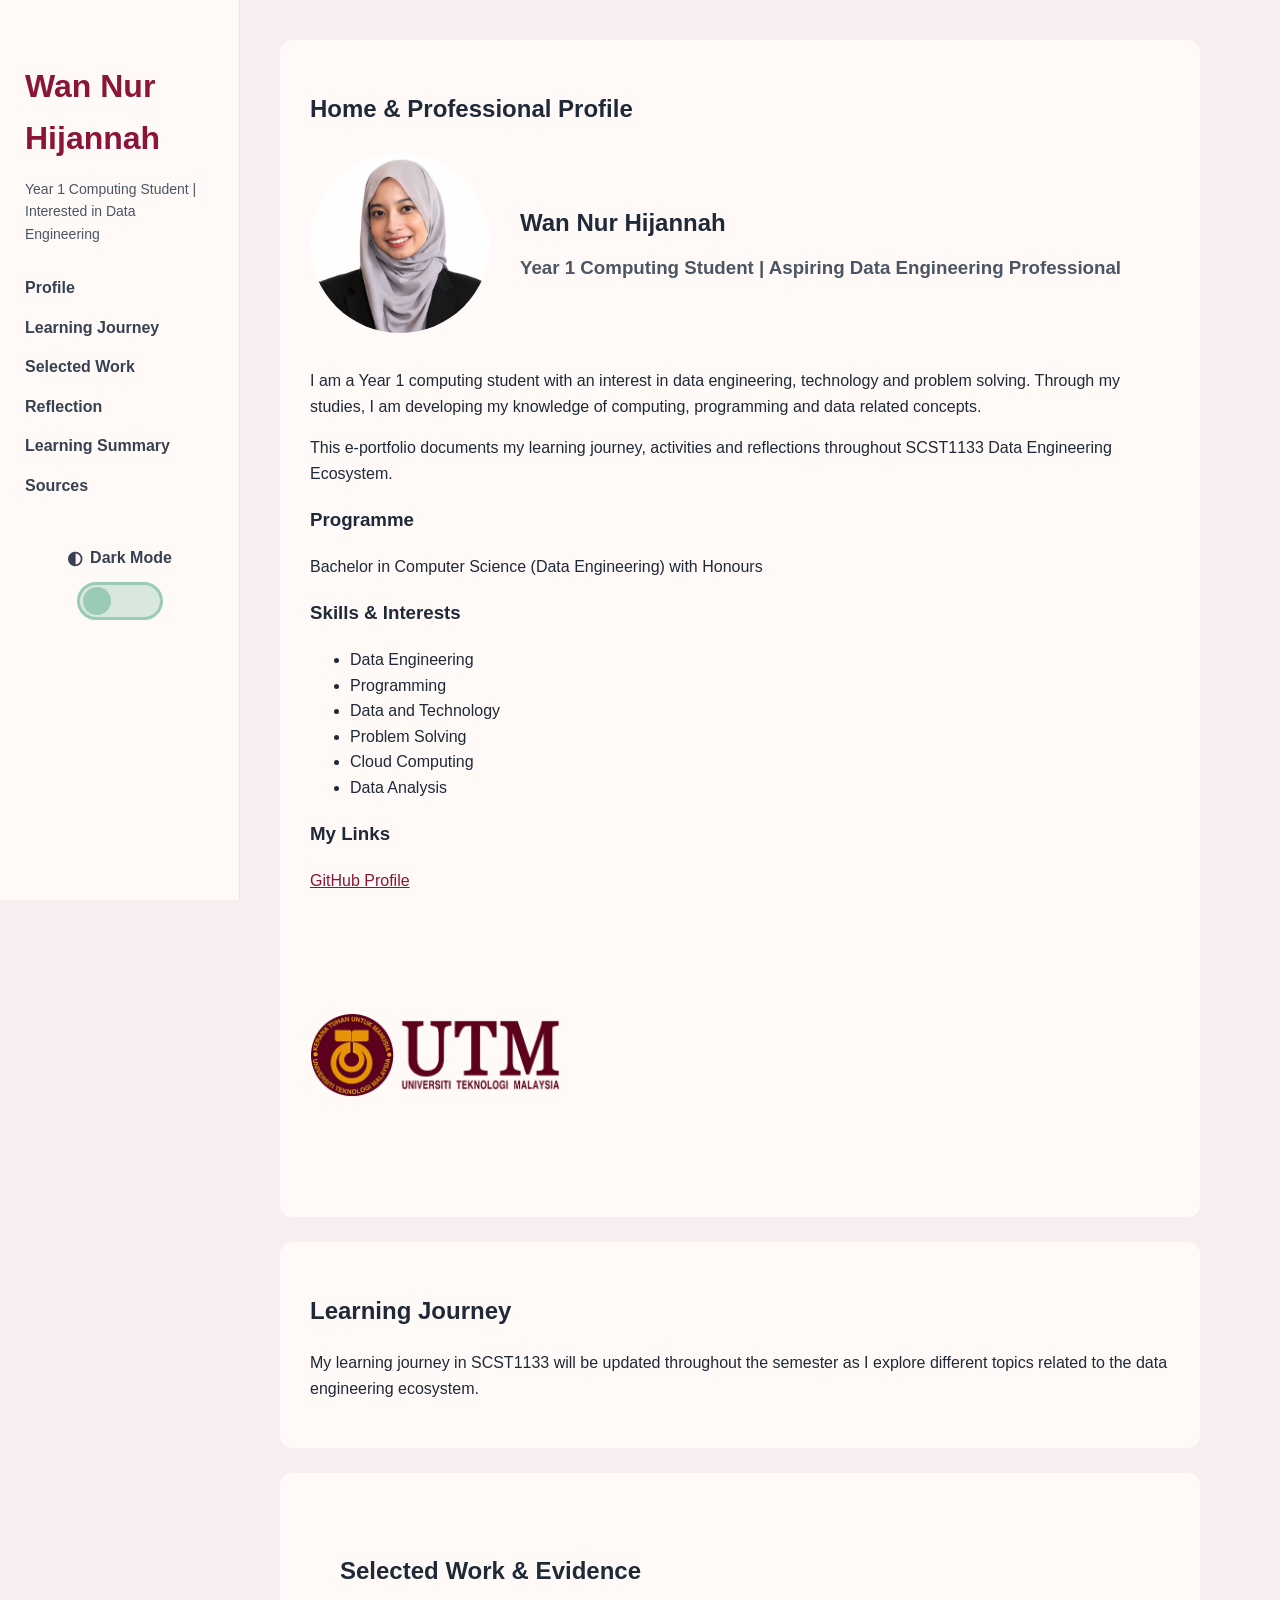
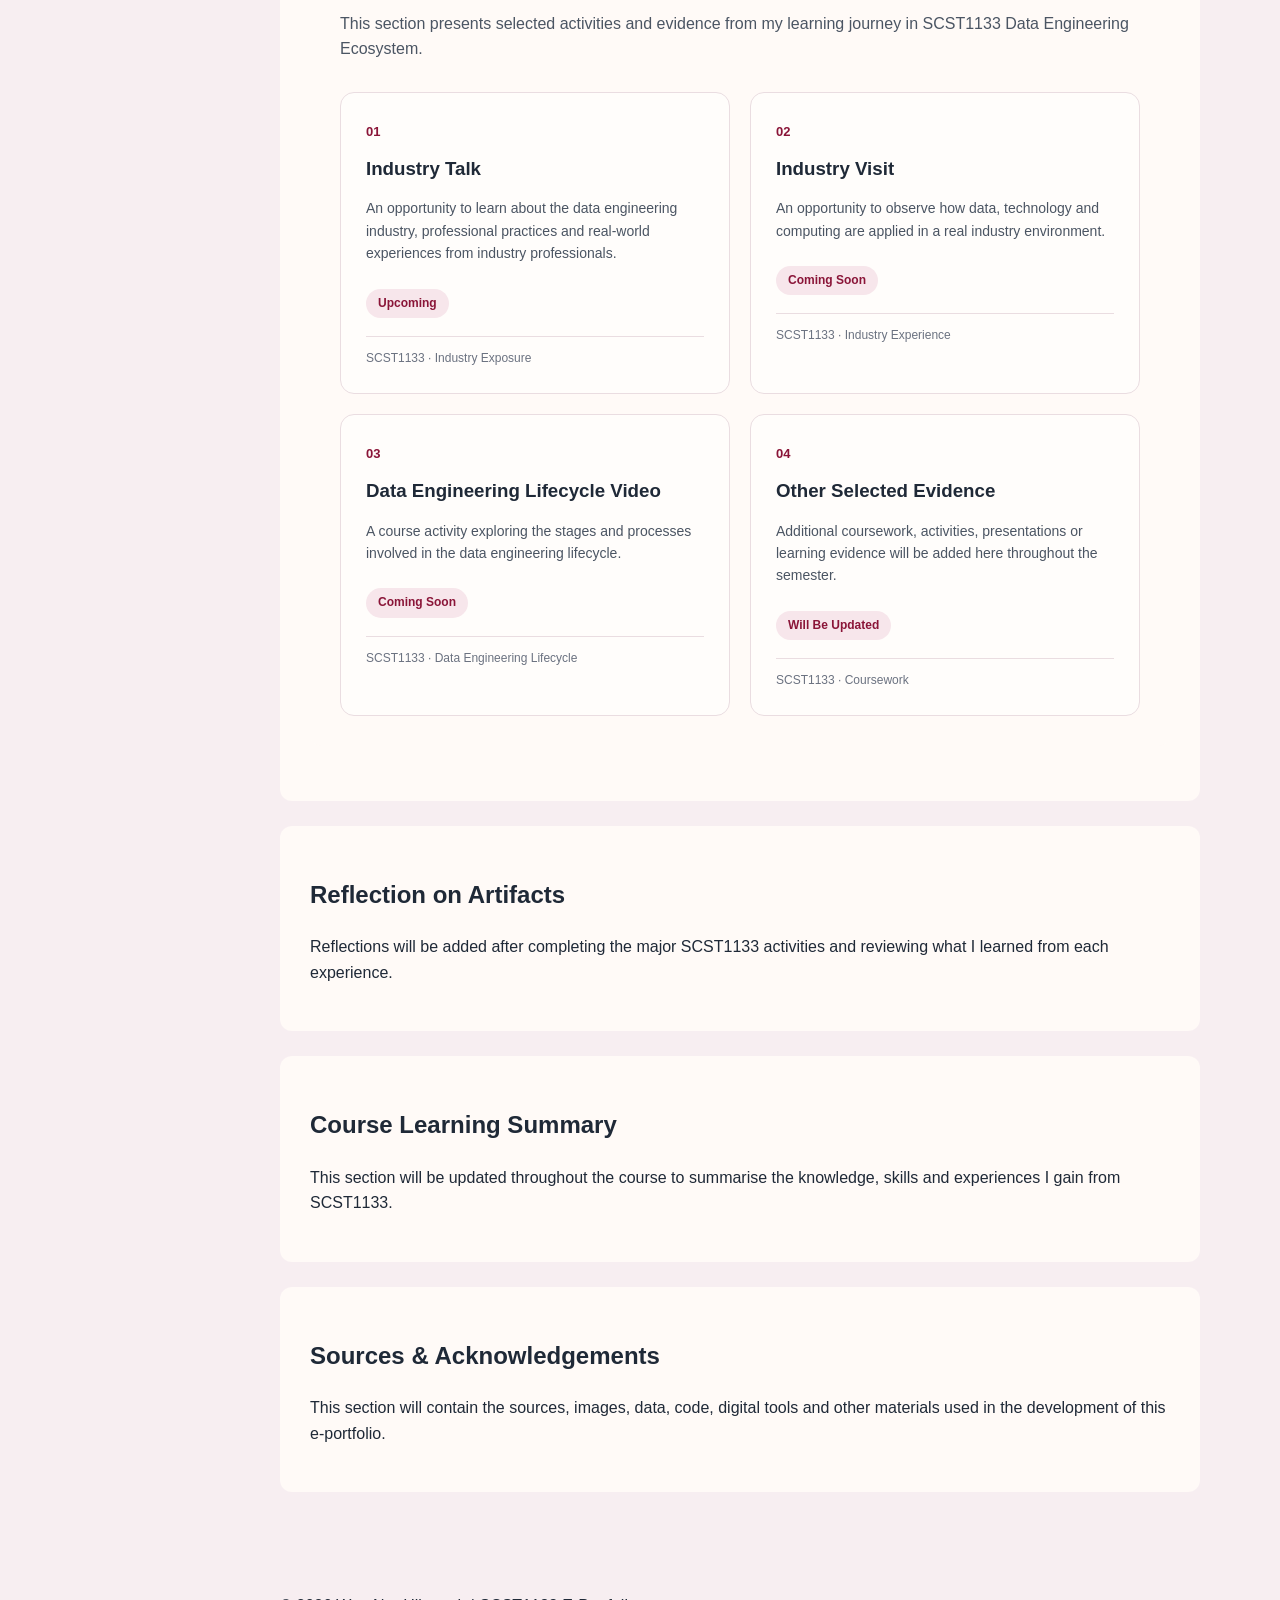
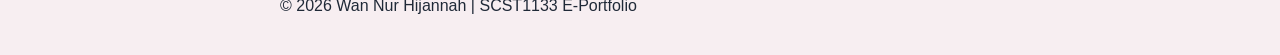
<file: index.html>
<!DOCTYPE html>
<html lang="en">
<head>
  <meta charset="UTF-8">
  <meta name="viewport" content="width=device-width, initial-scale=1.0">
  <title>Wan Nur Hijannah | SCST1133 E-Portfolio</title>
  <link rel="stylesheet" href="style.css">
</head>

<body>

  <header>
    <h1>Wan Nur Hijannah</h1>
    <p>Year 1 Computing Student | Interested in Data Engineering</p>

    <nav>
      <a href="#about">Profile</a>
      <a href="#journey">Learning Journey</a>
      <a href="#work">Selected Work</a>
      <a href="#reflection">Reflection</a>
      <a href="#summary">Learning Summary</a>
      <a href="#sources">Sources</a>
    </nav>
    <div class="theme-toggle-container">
  <div class="theme-label">
    <span>◐</span>
    <span>Dark Mode</span>
  </div>

  <label class="switch">
    <input type="checkbox" id="theme-toggle">
    <span class="slider"></span>
  </label>
</div>
  </header>


  <main>

    <!-- A. HOME & PROFESSIONAL PROFILE -->
    <section id="about">

      <h2>Home & Professional Profile</h2>

      <div class="profile-intro">

  <img class="profile-pic"
       src="images/profile.jpg"
       alt="Profile photo of Wan Nur Hijannah">

  <div class="profile-text">

    <h1>Wan Nur Hijannah</h1>

    <h3>Year 1 Computing Student | Aspiring Data Engineering Professional</h3>

  </div>

</div>
      <p>
        I am a Year 1 computing student with an interest in data
        engineering, technology and problem solving. Through my studies,
        I am developing my knowledge of computing, programming and data
        related concepts.
      </p>

      <p>
        This e-portfolio documents my learning journey, activities and
        reflections throughout SCST1133 Data Engineering Ecosystem.
      </p>


      <h3>Programme</h3>

      <p>
        Bachelor in Computer Science (Data Engineering) with Honours
      </p>


      <h3>Skills & Interests</h3>

      <ul>
        <li>Data Engineering</li>
        <li>Programming</li>
        <li>Data and Technology</li>
        <li>Problem Solving</li>
        <li>Cloud Computing</li>
        <li>Data Analysis</li>
      </ul>


      <h3>My Links</h3>

      <p>
        <a href="https://github.com/wannurhijannah"
           target="_blank">
          GitHub Profile
        </a>
      </p>


      <img class="utm-logo"
     src="images/utm-logo.png"
     alt="Official UTM Faculty of Computing logo">

    </section>


    <!-- B. LEARNING JOURNEY -->
    <section id="journey">

      <h2>Learning Journey</h2>

      <p>
        My learning journey in SCST1133 will be updated throughout
        the semester as I explore different topics related to the
        data engineering ecosystem.
      </p>

    </section>


    <!-- C. SELECTED WORK & EVIDENCE -->
    <section id="work">

      <!-- C. SELECTED WORK & EVIDENCE -->
<section id="work">

  <h2>Selected Work & Evidence</h2>

  <p class="section-intro">
    This section presents selected activities and evidence from my
    learning journey in SCST1133 Data Engineering Ecosystem.
  </p>

  <div class="work-grid">

    <!-- Industry Talk -->
    <article class="work-card">
      <span class="work-number">01</span>

      <h3>Industry Talk</h3>

      <p>
        An opportunity to learn about the data engineering industry,
        professional practices and real-world experiences from
        industry professionals.
      </p>

      <span class="work-status">Upcoming</span>

      <div class="work-meta">
        SCST1133 · Industry Exposure
      </div>
    </article>


    <!-- Industry Visit -->
    <article class="work-card">
      <span class="work-number">02</span>

      <h3>Industry Visit</h3>

      <p>
        An opportunity to observe how data, technology and computing
        are applied in a real industry environment.
      </p>

      <span class="work-status">Coming Soon</span>

      <div class="work-meta">
        SCST1133 · Industry Experience
      </div>
    </article>


    <!-- Lifecycle Video -->
    <article class="work-card">
      <span class="work-number">03</span>

      <h3>Data Engineering Lifecycle Video</h3>

      <p>
        A course activity exploring the stages and processes involved
        in the data engineering lifecycle.
      </p>

      <span class="work-status">Coming Soon</span>

      <div class="work-meta">
        SCST1133 · Data Engineering Lifecycle
      </div>
    </article>


    <!-- Other Evidence -->
    <article class="work-card">
      <span class="work-number">04</span>

      <h3>Other Selected Evidence</h3>

      <p>
        Additional coursework, activities, presentations or learning
        evidence will be added here throughout the semester.
      </p>

      <span class="work-status">Will Be Updated</span>

      <div class="work-meta">
        SCST1133 · Coursework
      </div>
    </article>

  </div>

</section>

    </section>


    <!-- D. REFLECTION -->
    <section id="reflection">

      <h2>Reflection on Artifacts</h2>

      <p>
        Reflections will be added after completing the major
        SCST1133 activities and reviewing what I learned from
        each experience.
      </p>

    </section>


    <!-- E. COURSE LEARNING SUMMARY -->
    <section id="summary">

      <h2>Course Learning Summary</h2>

      <p>
        This section will be updated throughout the course to
        summarise the knowledge, skills and experiences I gain
        from SCST1133.
      </p>

    </section>


    <!-- F. SOURCES & ACKNOWLEDGEMENTS -->
    <section id="sources">

      <h2>Sources & Acknowledgements</h2>

      <p>
        This section will contain the sources, images, data,
        code, digital tools and other materials used in the
        development of this e-portfolio.
      </p>

    </section>

  </main>


  <footer>
    <p>© 2026 Wan Nur Hijannah | SCST1133 E-Portfolio</p>
  </footer>
<script>
  const toggle = document.getElementById("theme-toggle");

  toggle.addEventListener("change", function () {
    document.body.classList.toggle("dark-mode");
  });
</script>
</body>
</html>
</file>
<file: style.css>
* { box-sizing: border-box; }
body {
  margin: 0;
  color: #1f2937;
  background: #f7eef1;
  font-family: Arial, sans-serif;
  line-height: 1.6;
}
/* Sidebar */
header {
  position: fixed;
  left: 0;
  top: 0;
  width: 240px;
  height: 100vh;
  padding: 40px 25px;
  background: #fffaf7;
  border-right: 1px solid #e5e7eb;
}

header h1 {
  margin-bottom: 8px;
  color: #8a1538;
}

header p {
  color: #4b5563;
  font-size: 14px;
}

nav {
  display: flex;
  flex-direction: column;
  gap: 14px;
  margin-top: 30px;
}

nav a {
  color: #374151;
  text-decoration: none;
  font-weight: bold;
}

nav a:hover {
  color: #8a1538;
}

/* Main content */
main {
  margin-left: 240px;
  padding: 40px;
  max-width: 1000px;
}

section {
  margin: 0 0 25px;
  padding: 30px;
  background: #fffaf7;
  border-radius: 12px;
}

/* Images */
img {
  max-width: 100%;
  height: auto;
}

.profile-pic {
  width: 180px;
  height: 180px;
  object-fit: cover;
  border-radius: 50%;
}

.utm-logo {
  width: 250px;
  height: auto;
  margin-top: 20px;
}

a {
  color: #8a1538;
}

/* Footer */
footer {
  margin-left: 240px;
  padding: 20px 40px;
}
.profile-intro {
  display: flex;
  align-items: center;
  gap: 30px;
  margin: 25px 0 35px;
}

.profile-text h1 {
  margin: 0 0 10px;
}

.profile-text h3 {
  margin: 0;
  color: #4b5563;
}

nav a:hover {
  text-decoration: underline;
}
/* Dark Mode Toggle */
.theme-toggle-container {
  margin-top: 45px;
  text-align: center;
}

.theme-label {
  display: flex;
  justify-content: center;
  align-items: center;
  gap: 7px;
  color: #374151;
  font-weight: bold;
  margin-bottom: 10px;
}
/* =========================
   MOBILE RESPONSIVE DESIGN
   ========================= */

@media (max-width: 768px) {

  /* Sidebar becomes normal top section */
  header {
    position: relative;
    width: 100%;
    height: auto;
    padding: 30px 20px;
    text-align: center;
    border-right: none;
    border-bottom: 1px solid #e5e7eb;
  }

  header h1 {
    font-size: 28px;
  }

  header p {
    font-size: 14px;
  }

  /* Navigation becomes horizontal */
  nav {
    flex-direction: row;
    flex-wrap: wrap;
    justify-content: center;
    gap: 10px 18px;
    margin-top: 25px;
  }

  nav a {
    font-size: 14px;
  }

  /* Dark mode toggle */
  .theme-toggle-container {
    margin-top: 25px;
  }

  /* Main content */
  main {
    margin-left: 0;
    padding: 20px;
    max-width: 100%;
  }

  section {
    padding: 22px;
    border-radius: 12px;
  }

  /* Profile */
  .profile-intro {
    flex-direction: column;
    text-align: center;
    gap: 20px;
  }

  .profile-pic {
    width: 150px;
    height: 150px;
  }

  .profile-text h1 {
    font-size: 26px;
  }

  .profile-text h3 {
    font-size: 16px;
  }

  /* Selected Work */
  .work-grid {
    grid-template-columns: 1fr;
  }

  .work-card {
    padding: 22px;
  }

  /* Footer */
  footer {
    margin-left: 0;
    padding: 20px;
    text-align: center;
  }
}
.theme-label span:first-child {
  font-size: 18px;
}

/* Toggle switch */
.switch {
  position: relative;
  display: inline-block;
  width: 86px;
  height: 38px;
}

.switch input {
  opacity: 0;
  width: 0;
  height: 0;
}

.slider {
  position: absolute;
  cursor: pointer;
  inset: 0;
  background: #d8e8df;
  border: 3px solid #9acbb7;
  border-radius: 30px;
  transition: 0.3s;
}

.slider::before {
  content: "";
  position: absolute;
  width: 28px;
  height: 28px;
  left: 3px;
  top: 2px;
  background: #9acbb7;
  border-radius: 50%;
  transition: 0.3s;
}

.switch input:checked + .slider {
  background: #3b3440;
  border-color: #8a1538;
}
/* Dark Mode */
body.dark-mode {
  background: #17151a;
  color: #f3f0f2;
}

body.dark-mode header {
  background: #211e24;
  border-right-color: #38333b;
}

body.dark-mode header h1 {
  color: #c04a70;
}

body.dark-mode header p,
body.dark-mode .theme-label,
body.dark-mode .profile-text h3 {
  color: #c4bec5;
}

body.dark-mode nav a {
  color: #e5dfe4;
}

body.dark-mode nav a:hover {
  color: #c04a70;
}

body.dark-mode section {
  background: #211e24;
}

body.dark-mode a {
  color: #c04a70;
}

body.dark-mode footer {
  color: #c4bec5;
}
.switch input:checked + .slider::before {
  transform: translateX(48px);
  background: #c04a70;
}
/* Selected Work Cards */

.section-intro {
  color: #4b5563;
  margin-bottom: 30px;
}

.work-grid {
  display: grid;
  grid-template-columns: repeat(2, 1fr);
  gap: 20px;
}

.work-card {
  padding: 25px;
  background: #fffdfb;
  border: 1px solid #eadde1;
  border-radius: 14px;
  transition: 0.3s;
}

.work-card:hover {
  transform: translateY(-4px);
  box-shadow: 0 8px 20px rgba(138, 21, 56, 0.08);
}

.work-number {
  font-size: 13px;
  font-weight: bold;
  color: #8a1538;
}

.work-card h3 {
  margin: 10px 0;
  color: #1f2937;
}

.work-card p {
  color: #4b5563;
  font-size: 14px;
}

.work-status {
  display: inline-block;
  margin-top: 10px;
  padding: 5px 12px;
  background: #f7e6eb;
  color: #8a1538;
  border-radius: 20px;
  font-size: 12px;
  font-weight: bold;
}

.work-meta {
  margin-top: 18px;
  padding-top: 12px;
  border-top: 1px solid #eadde1;
  color: #6b7280;
  font-size: 12px;
}
body.dark-mode .section-intro {
  color: #c4bec5;
}

body.dark-mode .work-card {
  background: #242127;
  border-color: #38333b;
}

body.dark-mode .work-card h3 {
  color: #f3f0f2;
}

body.dark-mode .work-card p {
  color: #c4bec5;
}

body.dark-mode .work-meta {
  border-top-color: #38333b;
  color: #aaa3ac;
}

body.dark-mode .work-status {
  background: #3b2831;
  color: #c04a70;
}
</file>
